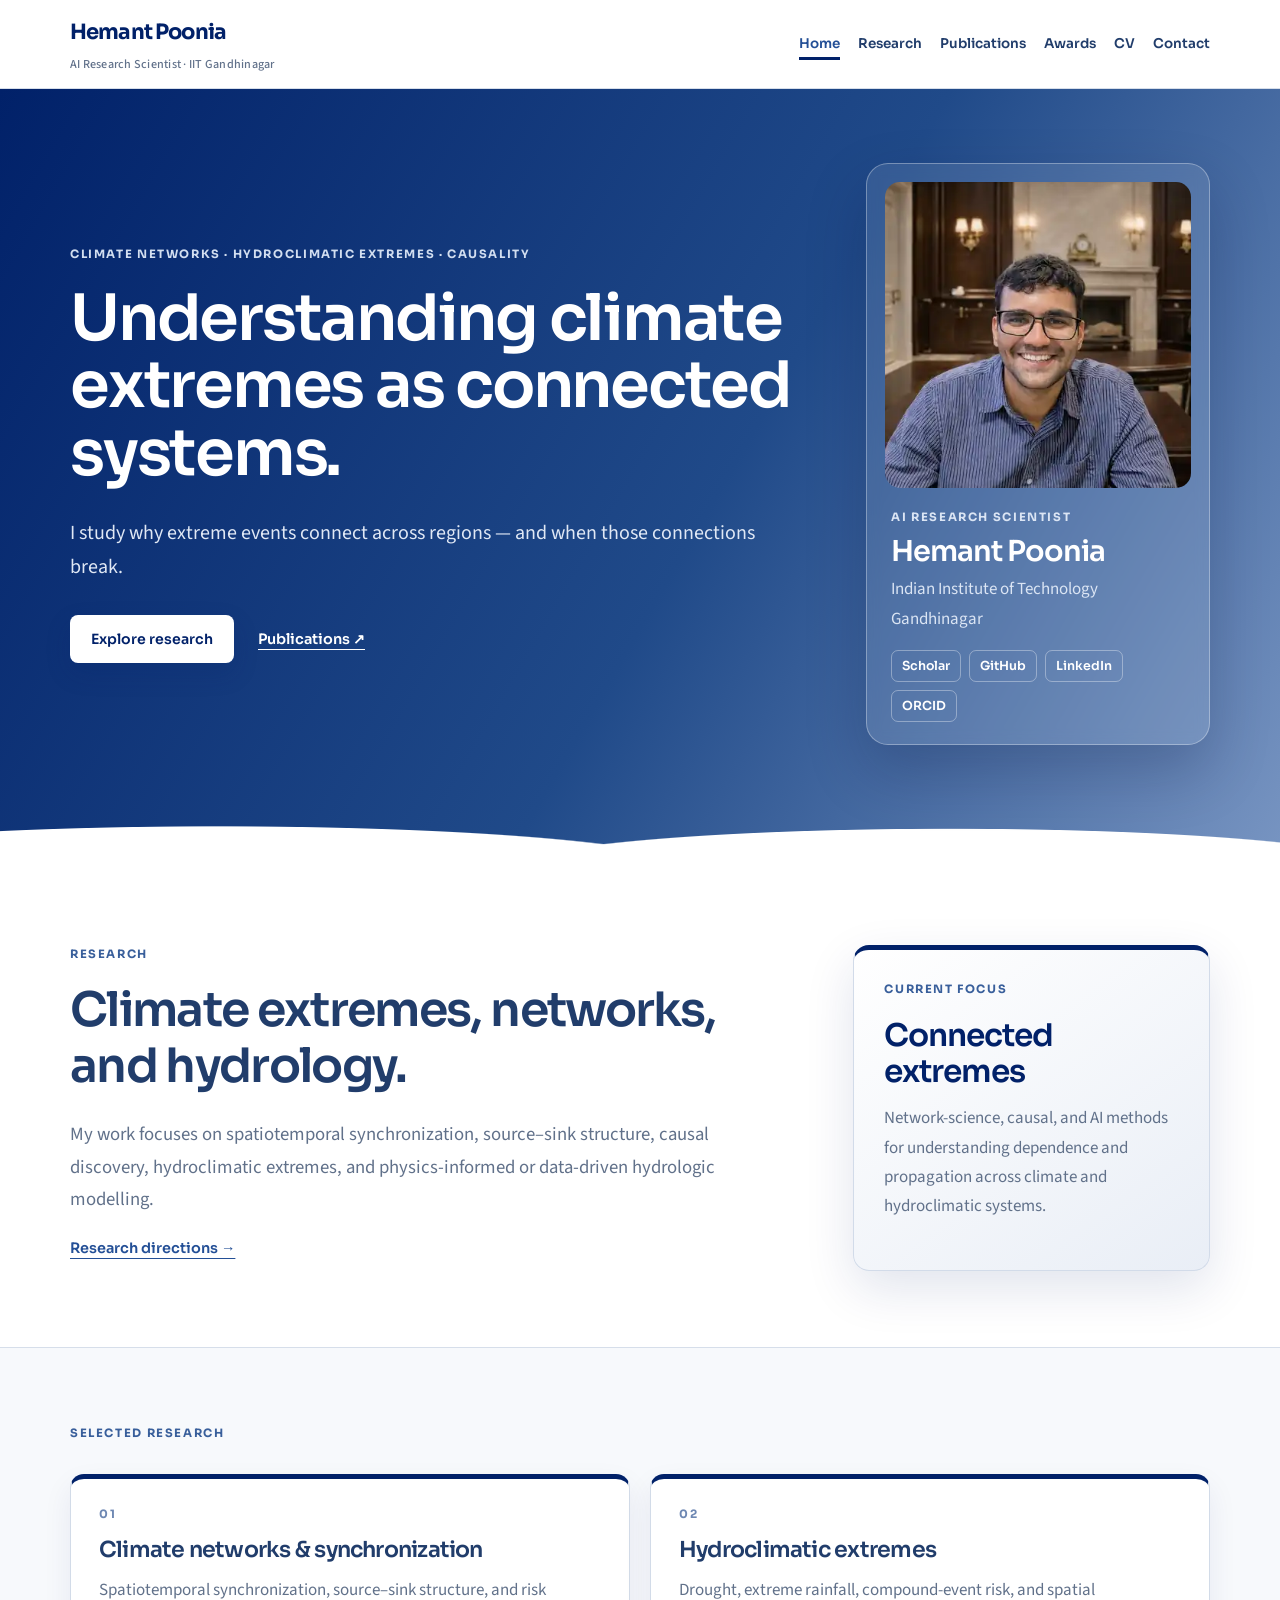
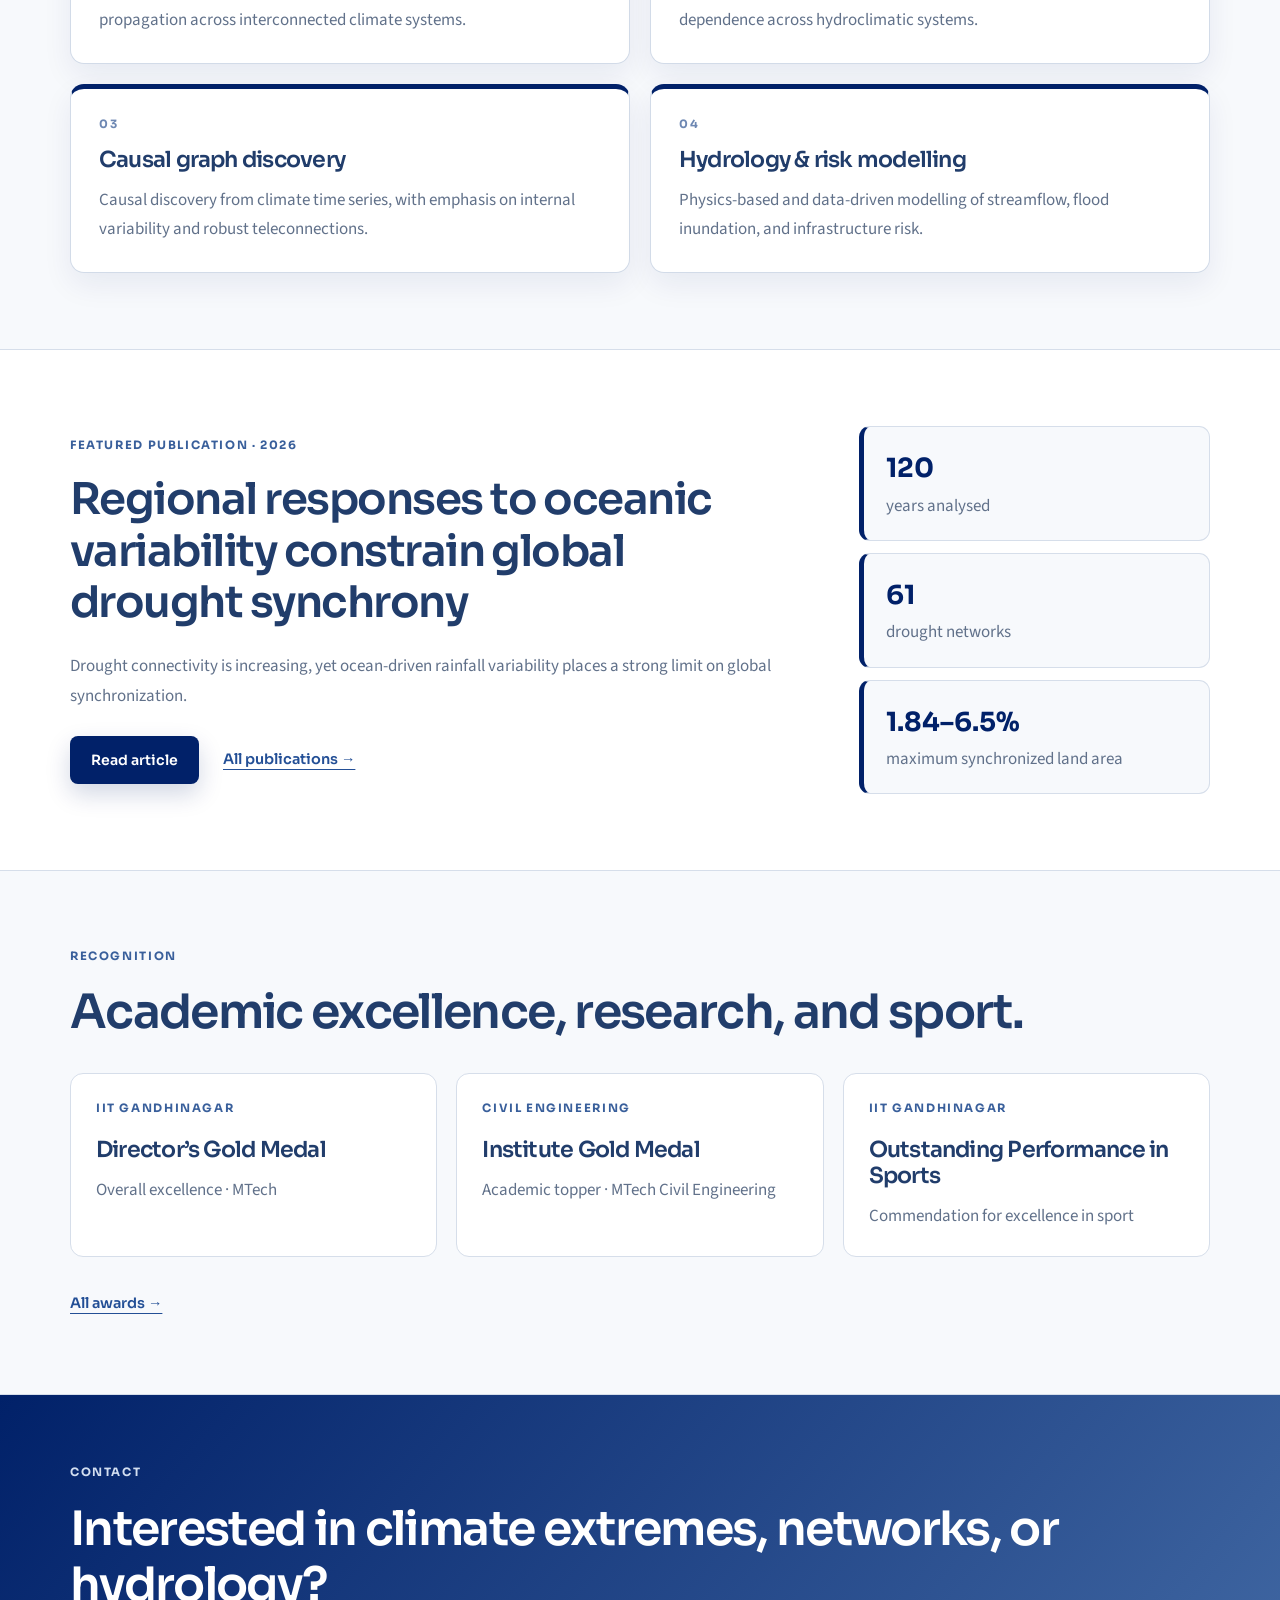
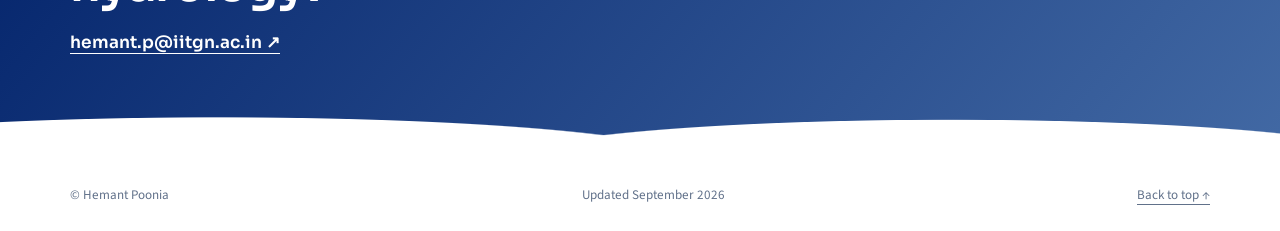
<file: index.html>
<!doctype html>
<!-- Force Pages rebuild: Ashish-style root site -->
<html lang="en">
<head>
  <meta charset="utf-8">
  <meta name="viewport" content="width=device-width,initial-scale=1">
  <meta name="description" content="Hemant Poonia — AI Research Scientist at IIT Gandhinagar working on climate extremes, complex networks, hydrology, and climate variability.">
  <title>Hemant Poonia | AI Research Scientist</title>
  <link rel="icon" href="assets/favicon.svg">
  <link rel="stylesheet" href="styles.css">
</head>
<body id="top">
<a class="skip" href="#main">Skip to content</a>
<header class="site-header">
  <div class="wrap header-inner">
    <a class="brand" href="index.html">Hemant Poonia<span>AI Research Scientist · IIT Gandhinagar</span></a>
    <nav aria-label="Primary">
      <a aria-current="page" href="index.html">Home</a>
      <a href="research.html">Research</a>
      <a href="publications.html">Publications</a>
      <a href="awards.html">Awards</a>
      <a href="cv.html">CV</a>
      <a href="contact.html">Contact</a>
    </nav>
  </div>
</header>

<main id="main">
  <section class="hero">
    <div class="wrap hero-layout">
      <div class="hero-copy">
        <p class="eyebrow">Climate networks · hydroclimatic extremes · causality</p>
        <h1>Understanding climate extremes as connected systems.</h1>
        <p class="hero-intro">I study why extreme events connect across regions — and when those connections break.</p>
        <div class="actions">
          <a class="button light" href="research.html">Explore research</a>
          <a class="hero-link" href="publications.html">Publications ↗</a>
        </div>
      </div>
      <aside class="profile-card" aria-label="Profile">
        <img class="profile-photo" src="[data-uri]" alt="Hemant Poonia">
        <div class="profile-copy">
          <p class="meta">AI Research Scientist</p>
          <h2>Hemant Poonia</h2>
          <p>Indian Institute of Technology Gandhinagar</p>
          <div class="profile-links">
            <a href="https://scholar.google.com/citations?user=z1zaOEsAAAAJ&hl=en" target="_blank" rel="noopener">Scholar</a>
            <a href="https://github.com/Drought-JohnDoe" target="_blank" rel="noopener">GitHub</a>
            <a href="https://www.linkedin.com/in/hemant-poonia/" target="_blank" rel="noopener">LinkedIn</a>
            <a href="https://orcid.org/0009-0003-3613-9784" target="_blank" rel="noopener">ORCID</a>
          </div>
        </div>
      </aside>
    </div>
  </section>

  <section class="section">
    <div class="wrap about-grid">
      <div>
        <p class="kicker">Research</p>
        <h2>Climate extremes, networks, and hydrology.</h2>
        <p class="intro">My work focuses on spatiotemporal synchronization, source–sink structure, causal discovery, hydroclimatic extremes, and physics-informed or data-driven hydrologic modelling.</p>
        <a class="text-link" href="research.html">Research directions →</a>
      </div>
      <aside class="academic-note">
        <p class="kicker">Current focus</p>
        <h3>Connected extremes</h3>
        <p>Network-science, causal, and AI methods for understanding dependence and propagation across climate and hydroclimatic systems.</p>
      </aside>
    </div>
  </section>

  <section class="section soft">
    <div class="wrap">
      <p class="kicker">Selected research</p>
      <div class="research-grid">
        <article><span>01</span><h3>Climate networks & synchronization</h3><p>Spatiotemporal synchronization, source–sink structure, and risk propagation across interconnected climate systems.</p></article>
        <article><span>02</span><h3>Hydroclimatic extremes</h3><p>Drought, extreme rainfall, compound-event risk, and spatial dependence across hydroclimatic systems.</p></article>
        <article><span>03</span><h3>Causal graph discovery</h3><p>Causal discovery from climate time series, with emphasis on internal variability and robust teleconnections.</p></article>
        <article><span>04</span><h3>Hydrology & risk modelling</h3><p>Physics-based and data-driven modelling of streamflow, flood inundation, and infrastructure risk.</p></article>
      </div>
    </div>
  </section>

  <section class="section">
    <div class="wrap feature-grid">
      <div>
        <p class="kicker">Featured publication · 2026</p>
        <h2 class="selected-title">Regional responses to oceanic variability constrain global drought synchrony</h2>
        <p class="muted">Drought connectivity is increasing, yet ocean-driven rainfall variability places a strong limit on global synchronization.</p>
        <div class="actions dark-actions">
          <a class="button" href="https://www.nature.com/articles/s43247-025-03111-5" target="_blank" rel="noopener">Read article</a>
          <a class="text-link" href="publications.html">All publications →</a>
        </div>
      </div>
      <aside class="numbers">
        <div><strong>120</strong><span>years analysed</span></div>
        <div><strong>61</strong><span>drought networks</span></div>
        <div><strong>1.84–6.5%</strong><span>maximum synchronized land area</span></div>
      </aside>
    </div>
  </section>

  <section class="section soft">
    <div class="wrap">
      <p class="kicker">Recognition</p>
      <h2>Academic excellence, research, and sport.</h2>
      <div class="award-strip">
        <article><p class="meta">IIT Gandhinagar</p><h3>Director’s Gold Medal</h3><p>Overall excellence · MTech</p></article>
        <article><p class="meta">Civil Engineering</p><h3>Institute Gold Medal</h3><p>Academic topper · MTech Civil Engineering</p></article>
        <article><p class="meta">IIT Gandhinagar</p><h3>Outstanding Performance in Sports</h3><p>Commendation for excellence in sport</p></article>
      </div>
      <a class="text-link" href="awards.html">All awards →</a>
    </div>
  </section>

  <section class="contact-band">
    <div class="wrap">
      <p class="eyebrow">Contact</p>
      <h2>Interested in climate extremes, networks, or hydrology?</h2>
      <a href="mailto:hemant.p@iitgn.ac.in">hemant.p@iitgn.ac.in ↗</a>
    </div>
  </section>
</main>

<footer>
  <div class="wrap footer-inner"><span>© Hemant Poonia</span><span>Updated September 2026</span><a href="#top">Back to top ↑</a></div>
</footer>
</body>
</html>
</file>
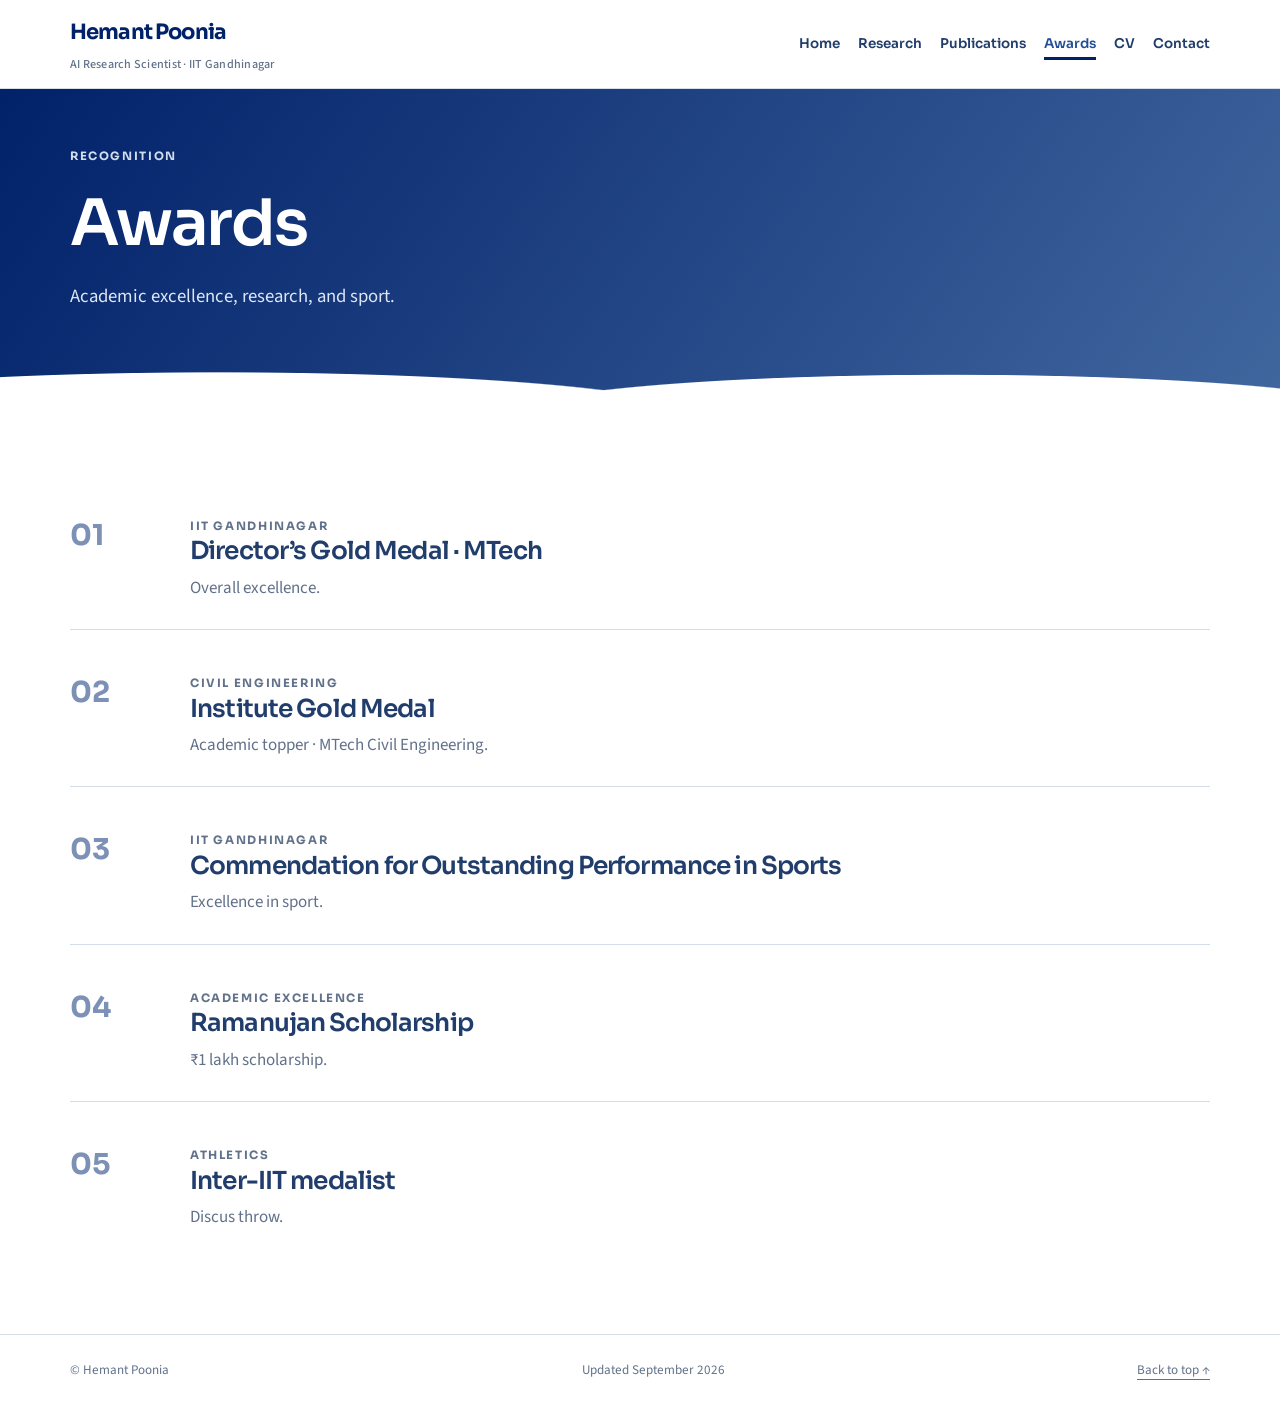
<file: awards.html>
<!doctype html><html lang="en"><head><meta charset="utf-8"><meta name="viewport" content="width=device-width,initial-scale=1"><title>Awards | Hemant Poonia</title><link rel="stylesheet" href="styles.css"></head><body id="top"><header class="site-header"><div class="wrap header-inner"><a class="brand" href="index.html">Hemant Poonia<span>AI Research Scientist · IIT Gandhinagar</span></a><nav><a href="index.html">Home</a><a href="research.html">Research</a><a href="publications.html">Publications</a><a aria-current="page" href="awards.html">Awards</a><a href="cv.html">CV</a><a href="contact.html">Contact</a></nav></div></header><main><section class="page-banner"><div class="wrap"><p class="eyebrow">Recognition</p><h1>Awards</h1><p class="lead">Academic excellence, research, and sport.</p></div></section><section class="section"><div class="wrap award-list"><article class="award-item"><div class="award-no">01</div><div><p class="meta">IIT Gandhinagar</p><h2>Director’s Gold Medal · MTech</h2><p>Overall excellence.</p></div></article><article class="award-item"><div class="award-no">02</div><div><p class="meta">Civil Engineering</p><h2>Institute Gold Medal</h2><p>Academic topper · MTech Civil Engineering.</p></div></article><article class="award-item"><div class="award-no">03</div><div><p class="meta">IIT Gandhinagar</p><h2>Commendation for Outstanding Performance in Sports</h2><p>Excellence in sport.</p></div></article><article class="award-item"><div class="award-no">04</div><div><p class="meta">Academic excellence</p><h2>Ramanujan Scholarship</h2><p>₹1 lakh scholarship.</p></div></article><article class="award-item"><div class="award-no">05</div><div><p class="meta">Athletics</p><h2>Inter-IIT medalist</h2><p>Discus throw.</p></div></article></div></section></main><footer><div class="wrap footer-inner"><span>© Hemant Poonia</span><span>Updated September 2026</span><a href="#top">Back to top ↑</a></div></footer></body></html>
</file>
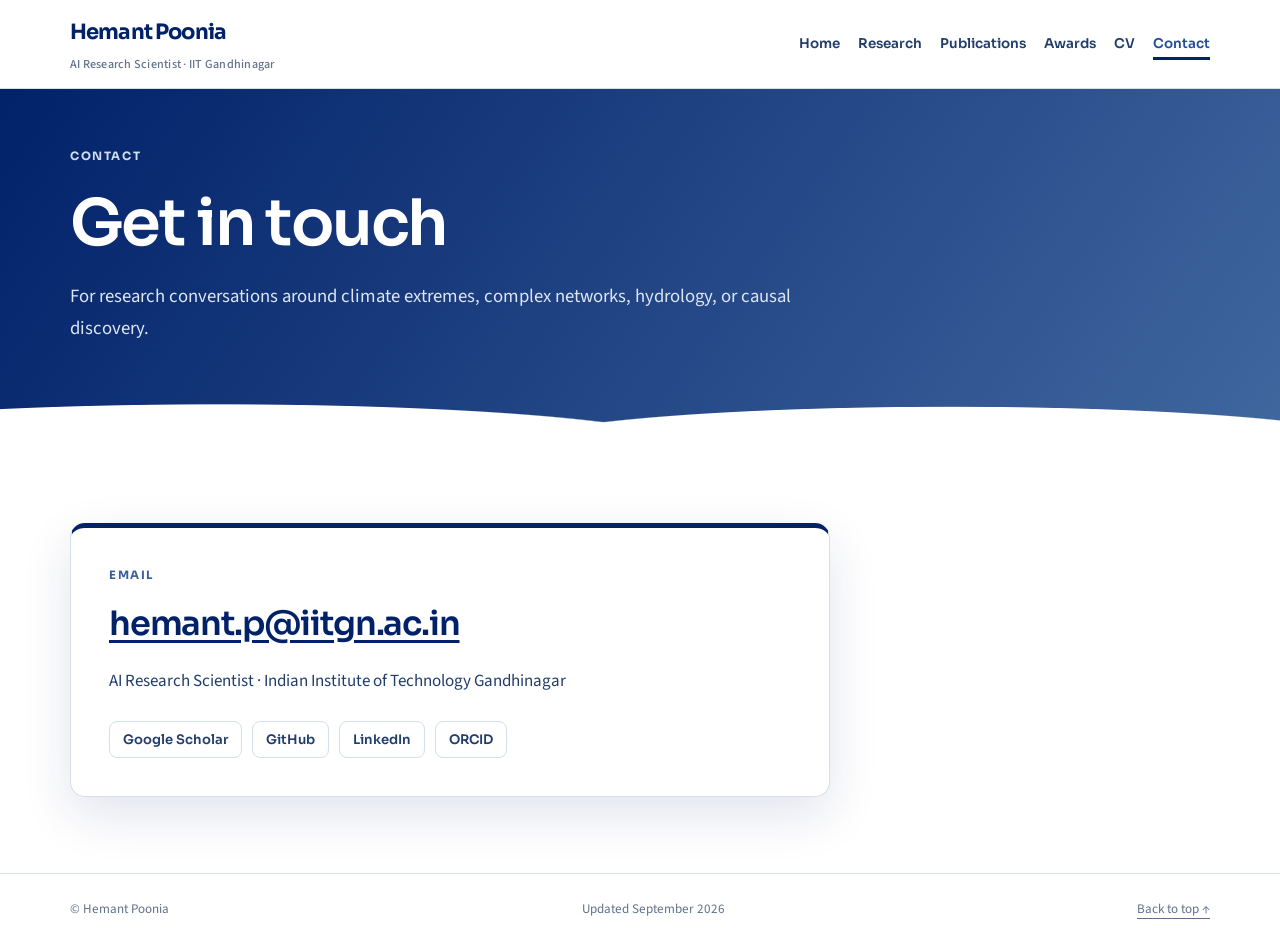
<file: contact.html>
<!doctype html><html lang="en"><head><meta charset="utf-8"><meta name="viewport" content="width=device-width,initial-scale=1"><title>Contact | Hemant Poonia</title><link rel="stylesheet" href="styles.css"></head><body id="top"><header class="site-header"><div class="wrap header-inner"><a class="brand" href="index.html">Hemant Poonia<span>AI Research Scientist · IIT Gandhinagar</span></a><nav><a href="index.html">Home</a><a href="research.html">Research</a><a href="publications.html">Publications</a><a href="awards.html">Awards</a><a href="cv.html">CV</a><a aria-current="page" href="contact.html">Contact</a></nav></div></header><main><section class="page-banner"><div class="wrap"><p class="eyebrow">Contact</p><h1>Get in touch</h1><p class="lead">For research conversations around climate extremes, complex networks, hydrology, or causal discovery.</p></div></section><section class="section"><div class="wrap"><div class="contact-card"><p class="kicker">Email</p><h2><a href="mailto:hemant.p@iitgn.ac.in">hemant.p@iitgn.ac.in</a></h2><p>AI Research Scientist · Indian Institute of Technology Gandhinagar</p><div class="identity-links"><a href="https://scholar.google.com/citations?user=z1zaOEsAAAAJ&hl=en" target="_blank" rel="noopener">Google Scholar</a><a href="https://github.com/Drought-JohnDoe" target="_blank" rel="noopener">GitHub</a><a href="https://www.linkedin.com/in/hemant-poonia/" target="_blank" rel="noopener">LinkedIn</a><a href="https://orcid.org/0009-0003-3613-9784" target="_blank" rel="noopener">ORCID</a></div></div></div></section></main><footer><div class="wrap footer-inner"><span>© Hemant Poonia</span><span>Updated September 2026</span><a href="#top">Back to top ↑</a></div></footer></body></html>
</file>
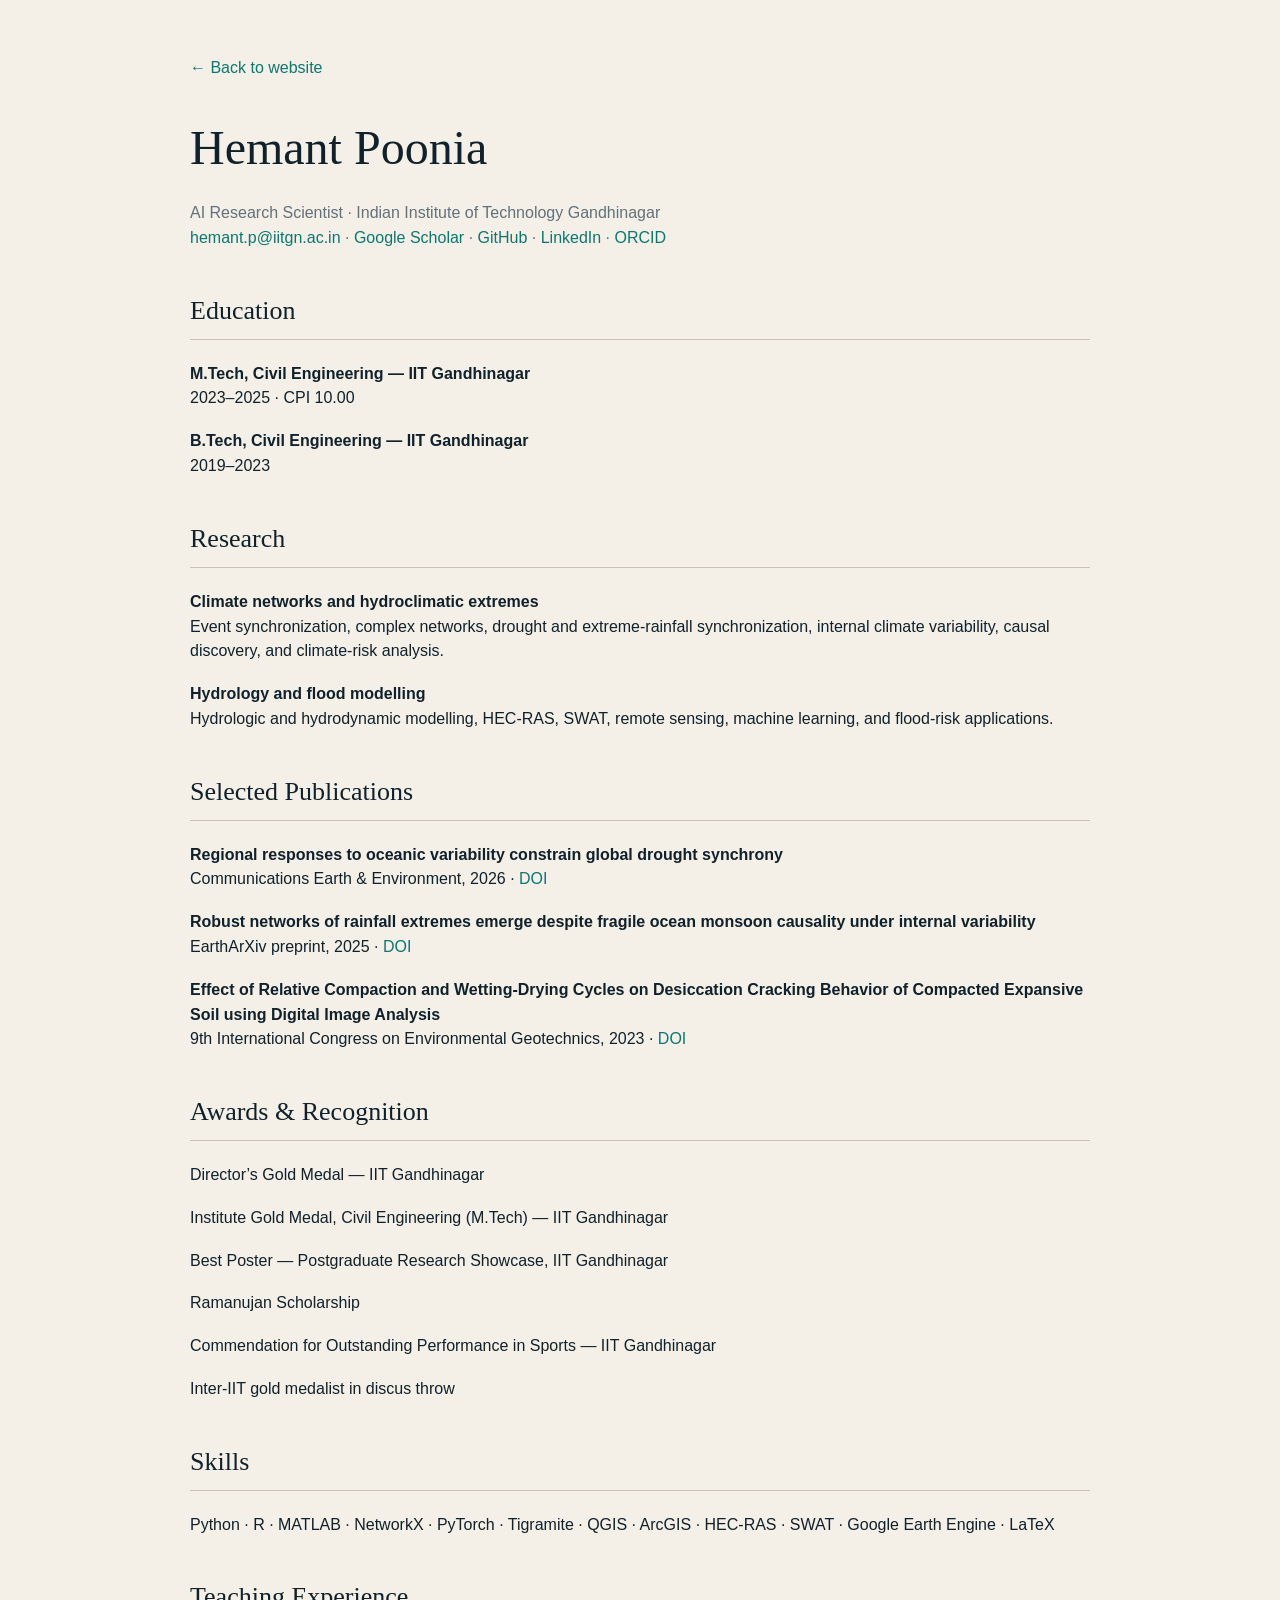
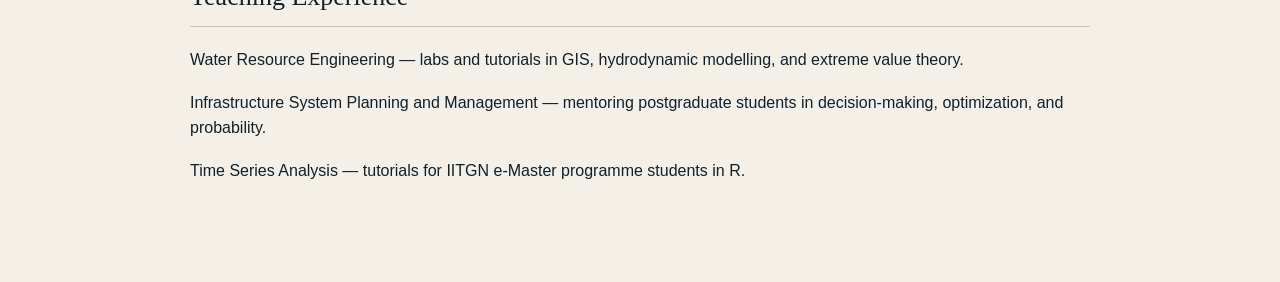
<file: cv.html>
<!doctype html>
<html lang="en">
<head>
<meta charset="utf-8"><meta name="viewport" content="width=device-width,initial-scale=1">
<title>Hemant Poonia — CV</title>
<style>
body{margin:0;background:#f4f0e7;color:#10212c;font-family:Arial,Helvetica,sans-serif;line-height:1.55}
main{max-width:900px;margin:auto;padding:56px 24px 80px}
a{color:#0d766f;text-decoration:none} h1,h2{font-family:Georgia,serif;font-weight:500}
h1{font-size:48px;margin:0 0 8px} h2{font-size:26px;margin-top:40px;border-bottom:1px solid #c9c2b6;padding-bottom:8px}
.meta{color:#62707a}.item{margin:18px 0}.item strong{display:block}.back{display:inline-block;margin-bottom:30px}
</style>
</head>
<body><main>
<a class="back" href="index.html">← Back to website</a>
<h1>Hemant Poonia</h1>
<p class="meta">AI Research Scientist · Indian Institute of Technology Gandhinagar<br>
<a href="mailto:hemant.p@iitgn.ac.in">hemant.p@iitgn.ac.in</a> ·
<a href="https://scholar.google.com/citations?user=z1zaOEsAAAAJ&hl=en">Google Scholar</a> ·
<a href="https://github.com/Drought-JohnDoe">GitHub</a> ·
<a href="https://www.linkedin.com/in/hemant-poonia/">LinkedIn</a> ·
<a href="https://orcid.org/0009-0003-3613-9784">ORCID</a></p>

<h2>Education</h2>
<div class="item"><strong>M.Tech, Civil Engineering — IIT Gandhinagar</strong>2023–2025 · CPI 10.00</div>
<div class="item"><strong>B.Tech, Civil Engineering — IIT Gandhinagar</strong>2019–2023</div>

<h2>Research</h2>
<div class="item"><strong>Climate networks and hydroclimatic extremes</strong>Event synchronization, complex networks, drought and extreme-rainfall synchronization, internal climate variability, causal discovery, and climate-risk analysis.</div>
<div class="item"><strong>Hydrology and flood modelling</strong>Hydrologic and hydrodynamic modelling, HEC-RAS, SWAT, remote sensing, machine learning, and flood-risk applications.</div>

<h2>Selected Publications</h2>
<div class="item"><strong>Regional responses to oceanic variability constrain global drought synchrony</strong>Communications Earth & Environment, 2026 · <a href="https://doi.org/10.1038/s43247-025-03111-5">DOI</a></div>
<div class="item"><strong>Robust networks of rainfall extremes emerge despite fragile ocean monsoon causality under internal variability</strong>EarthArXiv preprint, 2025 · <a href="https://doi.org/10.31223/X53X8P">DOI</a></div>
<div class="item"><strong>Effect of Relative Compaction and Wetting-Drying Cycles on Desiccation Cracking Behavior of Compacted Expansive Soil using Digital Image Analysis</strong>9th International Congress on Environmental Geotechnics, 2023 · <a href="https://doi.org/10.53243/ICEG2023-144">DOI</a></div>

<h2>Awards & Recognition</h2>
<div class="item">Director’s Gold Medal — IIT Gandhinagar</div>
<div class="item">Institute Gold Medal, Civil Engineering (M.Tech) — IIT Gandhinagar</div>
<div class="item">Best Poster — Postgraduate Research Showcase, IIT Gandhinagar</div>
<div class="item">Ramanujan Scholarship</div>
<div class="item">Commendation for Outstanding Performance in Sports — IIT Gandhinagar</div>
<div class="item">Inter-IIT gold medalist in discus throw</div>

<h2>Skills</h2>
<p>Python · R · MATLAB · NetworkX · PyTorch · Tigramite · QGIS · ArcGIS · HEC-RAS · SWAT · Google Earth Engine · LaTeX</p>

<h2>Teaching Experience</h2>
<div class="item">Water Resource Engineering — labs and tutorials in GIS, hydrodynamic modelling, and extreme value theory.</div>
<div class="item">Infrastructure System Planning and Management — mentoring postgraduate students in decision-making, optimization, and probability.</div>
<div class="item">Time Series Analysis — tutorials for IITGN e-Master programme students in R.</div>
</main></body></html>
</file>
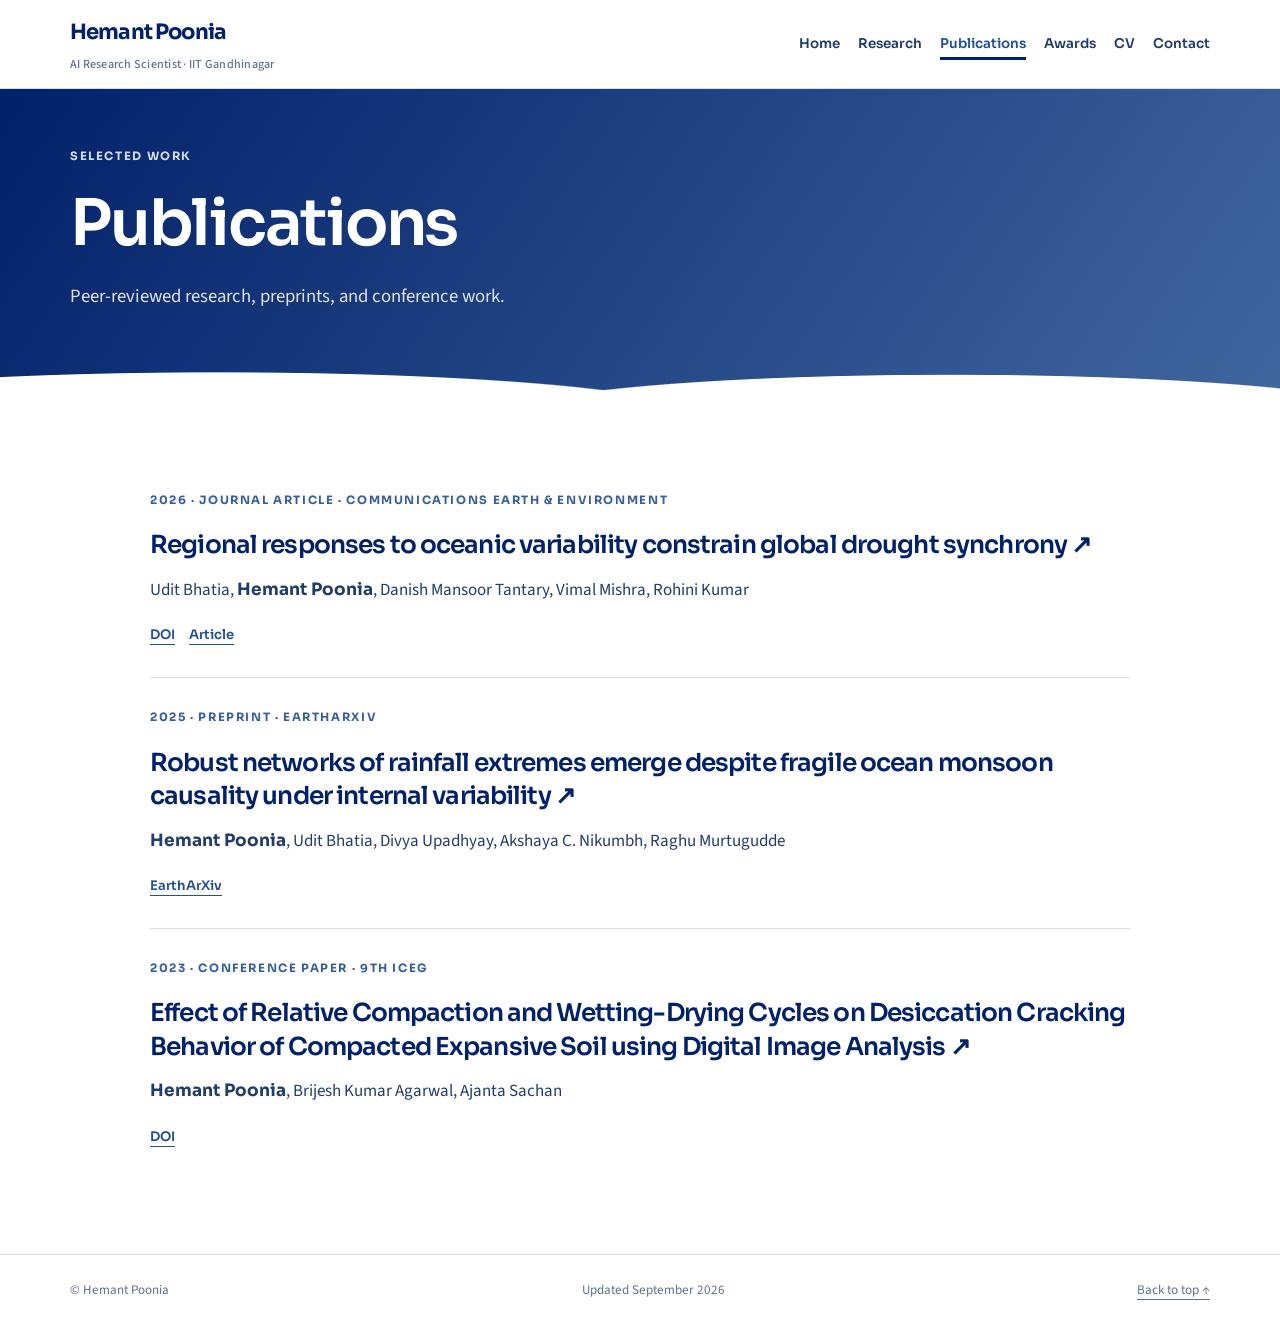
<file: publications.html>
<!doctype html><html lang="en"><head><meta charset="utf-8"><meta name="viewport" content="width=device-width,initial-scale=1"><title>Publications | Hemant Poonia</title><link rel="stylesheet" href="styles.css"></head><body id="top"><header class="site-header"><div class="wrap header-inner"><a class="brand" href="index.html">Hemant Poonia<span>AI Research Scientist · IIT Gandhinagar</span></a><nav><a href="index.html">Home</a><a href="research.html">Research</a><a aria-current="page" href="publications.html">Publications</a><a href="awards.html">Awards</a><a href="cv.html">CV</a><a href="contact.html">Contact</a></nav></div></header><main><section class="page-banner"><div class="wrap"><p class="eyebrow">Selected work</p><h1>Publications</h1><p class="lead">Peer-reviewed research, preprints, and conference work.</p></div></section><section class="section"><div class="wrap entries"><article class="entry"><p class="meta">2026 · Journal article · Communications Earth & Environment</p><h2><a href="https://doi.org/10.1038/s43247-025-03111-5" target="_blank" rel="noopener">Regional responses to oceanic variability constrain global drought synchrony ↗</a></h2><p>Udit Bhatia, <strong>Hemant Poonia</strong>, Danish Mansoor Tantary, Vimal Mishra, Rohini Kumar</p><div class="links"><a href="https://doi.org/10.1038/s43247-025-03111-5" target="_blank" rel="noopener">DOI</a><a href="https://www.nature.com/articles/s43247-025-03111-5" target="_blank" rel="noopener">Article</a></div></article><article class="entry"><p class="meta">2025 · Preprint · EarthArXiv</p><h2><a href="https://eartharxiv.org/repository/view/9801/" target="_blank" rel="noopener">Robust networks of rainfall extremes emerge despite fragile ocean monsoon causality under internal variability ↗</a></h2><p><strong>Hemant Poonia</strong>, Udit Bhatia, Divya Upadhyay, Akshaya C. Nikumbh, Raghu Murtugudde</p><div class="links"><a href="https://eartharxiv.org/repository/view/9801/" target="_blank" rel="noopener">EarthArXiv</a></div></article><article class="entry"><p class="meta">2023 · Conference paper · 9th ICEG</p><h2><a href="https://doi.org/10.53243/ICEG2023-144" target="_blank" rel="noopener">Effect of Relative Compaction and Wetting-Drying Cycles on Desiccation Cracking Behavior of Compacted Expansive Soil using Digital Image Analysis ↗</a></h2><p><strong>Hemant Poonia</strong>, Brijesh Kumar Agarwal, Ajanta Sachan</p><div class="links"><a href="https://doi.org/10.53243/ICEG2023-144" target="_blank" rel="noopener">DOI</a></div></article></div></section></main><footer><div class="wrap footer-inner"><span>© Hemant Poonia</span><span>Updated September 2026</span><a href="#top">Back to top ↑</a></div></footer></body></html>
</file>
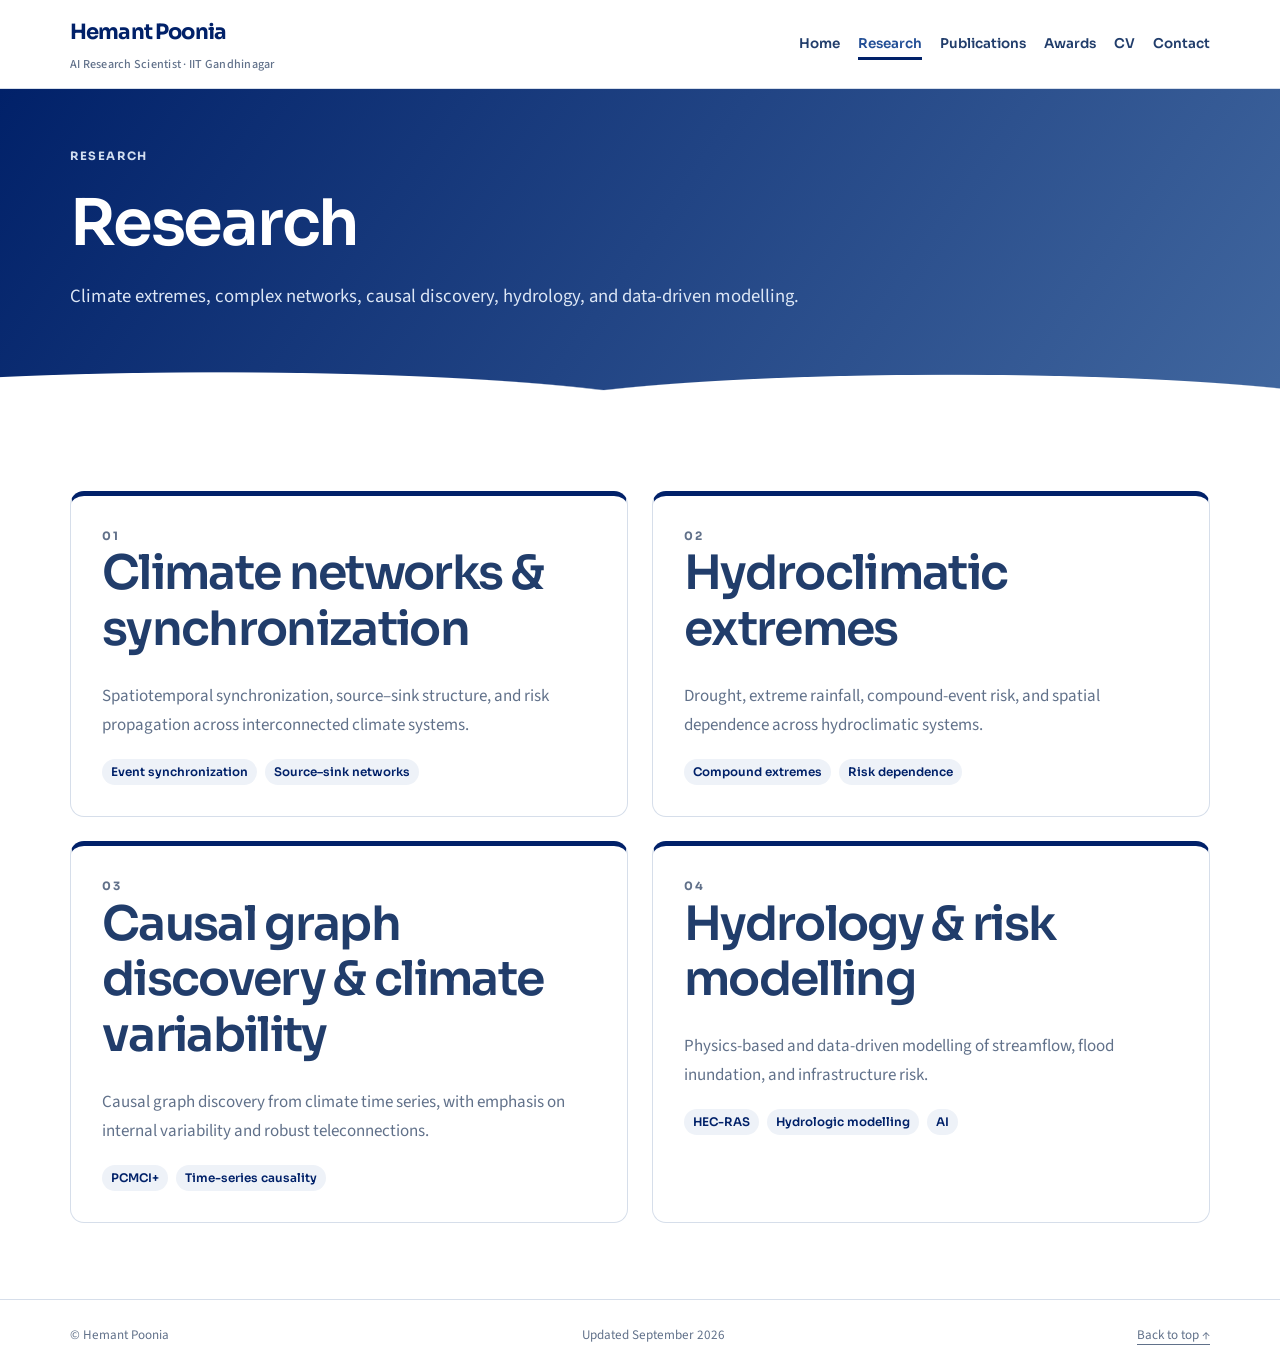
<file: research.html>
<!doctype html><html lang="en"><head><meta charset="utf-8"><meta name="viewport" content="width=device-width,initial-scale=1"><title>Research | Hemant Poonia</title><link rel="stylesheet" href="styles.css"></head><body id="top"><header class="site-header"><div class="wrap header-inner"><a class="brand" href="index.html">Hemant Poonia<span>AI Research Scientist · IIT Gandhinagar</span></a><nav><a href="index.html">Home</a><a aria-current="page" href="research.html">Research</a><a href="publications.html">Publications</a><a href="awards.html">Awards</a><a href="cv.html">CV</a><a href="contact.html">Contact</a></nav></div></header><main><section class="page-banner"><div class="wrap"><p class="eyebrow">Research</p><h1>Research</h1><p class="lead">Climate extremes, complex networks, causal discovery, hydrology, and data-driven modelling.</p></div></section><section class="section"><div class="wrap"><div class="theme-grid"><article class="theme-card"><p class="meta">01</p><h2>Climate networks & synchronization</h2><p>Spatiotemporal synchronization, source–sink structure, and risk propagation across interconnected climate systems.</p><div class="tag-row"><span class="tag">Event synchronization</span><span class="tag">Source–sink networks</span></div></article><article class="theme-card"><p class="meta">02</p><h2>Hydroclimatic extremes</h2><p>Drought, extreme rainfall, compound-event risk, and spatial dependence across hydroclimatic systems.</p><div class="tag-row"><span class="tag">Compound extremes</span><span class="tag">Risk dependence</span></div></article><article class="theme-card"><p class="meta">03</p><h2>Causal graph discovery & climate variability</h2><p>Causal graph discovery from climate time series, with emphasis on internal variability and robust teleconnections.</p><div class="tag-row"><span class="tag">PCMCI+</span><span class="tag">Time-series causality</span></div></article><article class="theme-card"><p class="meta">04</p><h2>Hydrology & risk modelling</h2><p>Physics-based and data-driven modelling of streamflow, flood inundation, and infrastructure risk.</p><div class="tag-row"><span class="tag">HEC-RAS</span><span class="tag">Hydrologic modelling</span><span class="tag">AI</span></div></article></div></div></section></main><footer><div class="wrap footer-inner"><span>© Hemant Poonia</span><span>Updated September 2026</span><a href="#top">Back to top ↑</a></div></footer></body></html>
</file>
<file: styles.css>
@import url('https://fonts.googleapis.com/css2?family=Sora:wght@400;500;600;700&family=Source+Sans+3:wght@400;500;600&display=swap');

:root{
  --navy:#012169;--navy2:#234f96;--ink:#213d6b;--muted:#61718a;
  --pale:#eef2f8;--soft:#f7f9fc;--line:#d6deea;--white:#fff;
  --shadow:0 18px 50px rgba(1,33,105,.12);
  font-family:'Source Sans 3','Segoe UI',Arial,sans-serif;color:var(--ink);background:var(--soft);
}
*{box-sizing:border-box}html{scroll-behavior:smooth;scroll-padding-top:110px}
body{margin:0;font-size:17px;line-height:1.72;background:var(--soft)}
a{color:inherit;text-underline-offset:5px}a:hover{color:var(--navy2)}
a:focus-visible{outline:3px solid #315ba0;outline-offset:4px}
p{margin:0 0 1.2rem}h1,h2,h3,strong,.brand,nav a,.button,.eyebrow,.kicker,.meta{font-family:'Sora','Segoe UI',Arial,sans-serif}
h1,h2,h3{line-height:1.18;letter-spacing:-.035em}h2{font-size:clamp(2rem,3.7vw,3.2rem);font-weight:600;margin:0 0 24px}
h3{font-size:1.38rem;font-weight:600;margin:0 0 13px}.wrap{width:min(1140px,calc(100% - 48px));margin-inline:auto}
.skip{position:absolute;left:-9999px;background:#fff;padding:10px;z-index:99}.skip:focus{left:12px;top:12px}

.site-header{background:rgba(255,255,255,.96);position:sticky;top:0;z-index:20;border-bottom:1px solid var(--line);backdrop-filter:blur(14px)}
.header-inner{min-height:88px;display:flex;align-items:center;justify-content:space-between;gap:24px;padding-block:14px}
.brand{font-size:1.32rem;font-weight:700;letter-spacing:-.04em;text-decoration:none;white-space:nowrap;color:var(--navy)}
.brand span{display:block;font-family:'Source Sans 3',sans-serif;font-size:.76rem;font-weight:500;line-height:1.5;letter-spacing:.02em;color:var(--muted);margin-top:5px}
nav{display:flex;align-items:center;flex-wrap:wrap;gap:18px}nav a{font-size:.84rem;font-weight:600;text-decoration:none;padding-block:9px;white-space:nowrap}
nav a:hover,nav a[aria-current=page]{color:var(--navy2);text-decoration:underline;text-decoration-thickness:3px;text-decoration-color:var(--navy);text-underline-offset:9px}

.eyebrow,.kicker,.meta{font-size:.72rem;letter-spacing:.14em;font-weight:700;text-transform:uppercase}.eyebrow{color:#d2def0}.kicker,.meta{color:#395f9b;margin-bottom:18px}
.hero{position:relative;overflow:hidden;background:linear-gradient(120deg,#012169 0%,#204a89 55%,#7895c2 100%);color:#fff}
.hero:after,.page-banner:after,.contact-band:after{content:'';position:absolute;left:-5%;right:-5%;bottom:-1px;height:82px;background:radial-gradient(70% 90px at 20% 100%,#fff 0 48%,transparent 49%),radial-gradient(65% 85px at 72% 100%,#fff 0 48%,transparent 49%);pointer-events:none}
.hero .wrap{position:relative;z-index:1;padding-block:74px 124px}.hero-layout{display:grid;grid-template-columns:minmax(0,1.5fr) minmax(300px,.7fr);gap:60px;align-items:center}
.hero h1{font-size:clamp(3rem,5vw,5.2rem);font-weight:600;line-height:1.06;margin:20px 0 28px;max-width:820px}.hero-intro{font-size:1.25rem;max-width:720px;color:#e0e8f5}
.actions{display:flex;align-items:center;gap:24px;flex-wrap:wrap;margin-top:30px}.button{display:inline-block;background:var(--navy);color:#fff;padding:12px 21px;border-radius:8px;text-decoration:none;font-size:.88rem;font-weight:600;box-shadow:0 10px 24px rgba(1,33,105,.18)}.button:hover{background:var(--navy2);color:#fff}.button.light{background:#fff;color:var(--navy)}.button.light:hover{background:#edf2f9;color:var(--navy)}
.hero-link{color:#fff;font-family:'Sora',sans-serif;font-size:.9rem;font-weight:600}

.profile-card{justify-self:end;width:100%;max-width:350px;padding:18px;border:1px solid rgba(255,255,255,.32);border-radius:22px;background:rgba(255,255,255,.1);box-shadow:0 26px 60px rgba(0,14,55,.22);backdrop-filter:blur(7px)}
.profile-photo,.profile-placeholder{display:block;width:100%;aspect-ratio:1/1;border-radius:15px;object-fit:cover;background:#e8edf6}.profile-placeholder{display:grid;place-items:center;color:var(--navy);font:700 3rem 'Sora'}
.profile-copy{padding:20px 6px 4px}.profile-copy .meta{color:#dbe5f4;margin-bottom:8px}.profile-copy h2{font-size:1.8rem;margin:0 0 6px;color:#fff}.profile-copy p{color:#dbe5f4;margin-bottom:16px}
.profile-links{display:flex;gap:8px;flex-wrap:wrap}.profile-links a{font:600 .78rem 'Sora';text-decoration:none;padding:7px 10px;border:1px solid rgba(255,255,255,.35);border-radius:7px;color:#fff}.profile-links a:hover{background:#fff;color:var(--navy)}

.section{padding-block:76px;background:#fff;border-bottom:1px solid var(--line)}.section.soft{background:var(--soft)}
.about-grid{display:grid;grid-template-columns:1.5fr .75fr;gap:70px;align-items:start}.intro{font-size:1.17rem;color:var(--muted);max-width:760px}
.academic-note{background:linear-gradient(145deg,#fff,#e9eef6);border:1px solid #d2dbe9;border-top:5px solid var(--navy);padding:30px;border-radius:16px;box-shadow:var(--shadow)}.academic-note h3{font-size:1.95rem;color:var(--navy)}.academic-note p:not(.kicker){color:var(--muted)}
.text-link{font-family:'Sora',sans-serif;font-size:.9rem;font-weight:600;color:var(--navy2)}
.research-grid{display:grid;grid-template-columns:repeat(2,minmax(0,1fr));gap:20px;margin-top:30px}.research-grid article{padding:28px;background:#fff;border:1px solid #d2dbe8;border-top:5px solid var(--navy);border-radius:14px;box-shadow:0 12px 30px rgba(1,33,105,.07)}.research-grid article>span{display:block;color:#6e88b3;font:700 .72rem 'Sora';letter-spacing:.14em;margin-bottom:16px}.research-grid article p{color:var(--muted);margin:0}
.feature-grid{display:grid;grid-template-columns:1.35fr .65fr;gap:60px;align-items:center}.selected-title{font-size:clamp(2rem,3.4vw,3.1rem);max-width:850px}.muted{color:var(--muted)}.dark-actions{margin-top:25px}
.numbers{display:grid;gap:12px}.numbers div{padding:19px 22px;border:1px solid var(--line);border-left:5px solid var(--navy);border-radius:11px;background:var(--soft)}.numbers strong{display:block;font-size:1.65rem;color:var(--navy)}.numbers span{color:var(--muted)}
.award-strip{display:grid;grid-template-columns:repeat(3,1fr);gap:19px;margin:32px 0}.award-strip article{padding:25px;background:#fff;border:1px solid var(--line);border-radius:13px}.award-strip article p:last-child{color:var(--muted);margin:0}

.page-banner{position:relative;overflow:hidden;background:linear-gradient(125deg,#012169,#41679f);color:#fff;padding-block:58px 103px}.page-banner .wrap{position:relative;z-index:1}.page-banner h1{font-size:clamp(2.8rem,5vw,4.8rem);font-weight:600;margin:0 0 18px}.page-banner .lead{max-width:780px;color:#dce6f5;font-size:1.17rem;margin:0}
.entries{max-width:980px}.entry{padding:30px 0;border-bottom:1px solid var(--line)}.entry:first-child{padding-top:0}.entry:last-child{border-bottom:0}.entry h2{font-size:1.55rem;line-height:1.35;color:var(--navy);margin-bottom:13px}.entry h2 a{text-decoration:none}.entry p:last-child{color:var(--muted);margin-bottom:0}.entry .links{display:flex;gap:14px;flex-wrap:wrap;margin-top:13px}.entry .links a{font-family:'Sora',sans-serif;font-size:.82rem;font-weight:600;color:var(--navy2)}
.theme-grid{display:grid;grid-template-columns:repeat(2,minmax(0,1fr));gap:24px}.theme-card{padding:31px;border:1px solid var(--line);border-top:5px solid var(--navy);border-radius:14px;background:#fff}.theme-card p{color:var(--muted);margin-bottom:0}.tag-row{display:flex;gap:8px;flex-wrap:wrap;margin-top:18px}.tag{font:600 .74rem 'Sora';padding:6px 9px;border-radius:99px;background:var(--pale);color:var(--navy)}
.award-list{display:grid;gap:18px}.award-item{display:grid;grid-template-columns:95px 1fr;gap:25px;padding:26px 0;border-bottom:1px solid var(--line)}.award-item:last-child{border:0}.award-no{font:700 1.8rem 'Sora';color:#7c91b5}.award-item h2{font-size:1.55rem;margin-bottom:8px}.award-item p{color:var(--muted);margin:0}
.contact-card{max-width:760px;padding:38px;border:1px solid var(--line);border-top:5px solid var(--navy);border-radius:15px;background:#fff;box-shadow:var(--shadow)}.contact-card h2{font-size:2.1rem;color:var(--navy)}.identity-links{display:flex;flex-wrap:wrap;gap:10px;margin-top:24px}.identity-links a{padding:9px 13px;border:1px solid var(--line);border-radius:8px;text-decoration:none;font:600 .82rem 'Sora';background:#fff}.identity-links a:hover{border-color:var(--navy);background:var(--pale)}

.contact-band{position:relative;overflow:hidden;padding-block:68px 102px;background:linear-gradient(130deg,#012169,#4269a4);color:#fff}.contact-band .wrap{position:relative;z-index:1}.contact-band h2{margin-bottom:14px}.contact-band a{font-family:'Sora',sans-serif;font-weight:600;color:#fff;overflow-wrap:anywhere}
footer{background:#fff;color:var(--muted);padding-block:24px;font-size:.82rem}.footer-inner{display:flex;justify-content:space-between;flex-wrap:wrap;gap:15px}

@media(max-width:900px){.hero-layout,.about-grid,.feature-grid{grid-template-columns:1fr}.profile-card{justify-self:start;max-width:330px}.award-strip{grid-template-columns:1fr}.theme-grid,.research-grid{grid-template-columns:1fr}.hero .wrap{padding-block:62px 118px}}
@media(max-width:760px){.site-header{position:relative}.header-inner{display:block}.brand{display:inline-block}nav{justify-content:flex-start;gap:2px 16px;margin-top:14px}.wrap{width:calc(100% - 36px)}.section{padding-block:54px}.page-banner{padding-block:44px 88px}.hero h1{font-size:clamp(2.7rem,10vw,4rem)}.hero-intro{font-size:1.08rem}.award-item{grid-template-columns:60px 1fr;gap:16px}.contact-card{padding:26px}.footer-inner{display:grid;gap:8px}}
</file>
